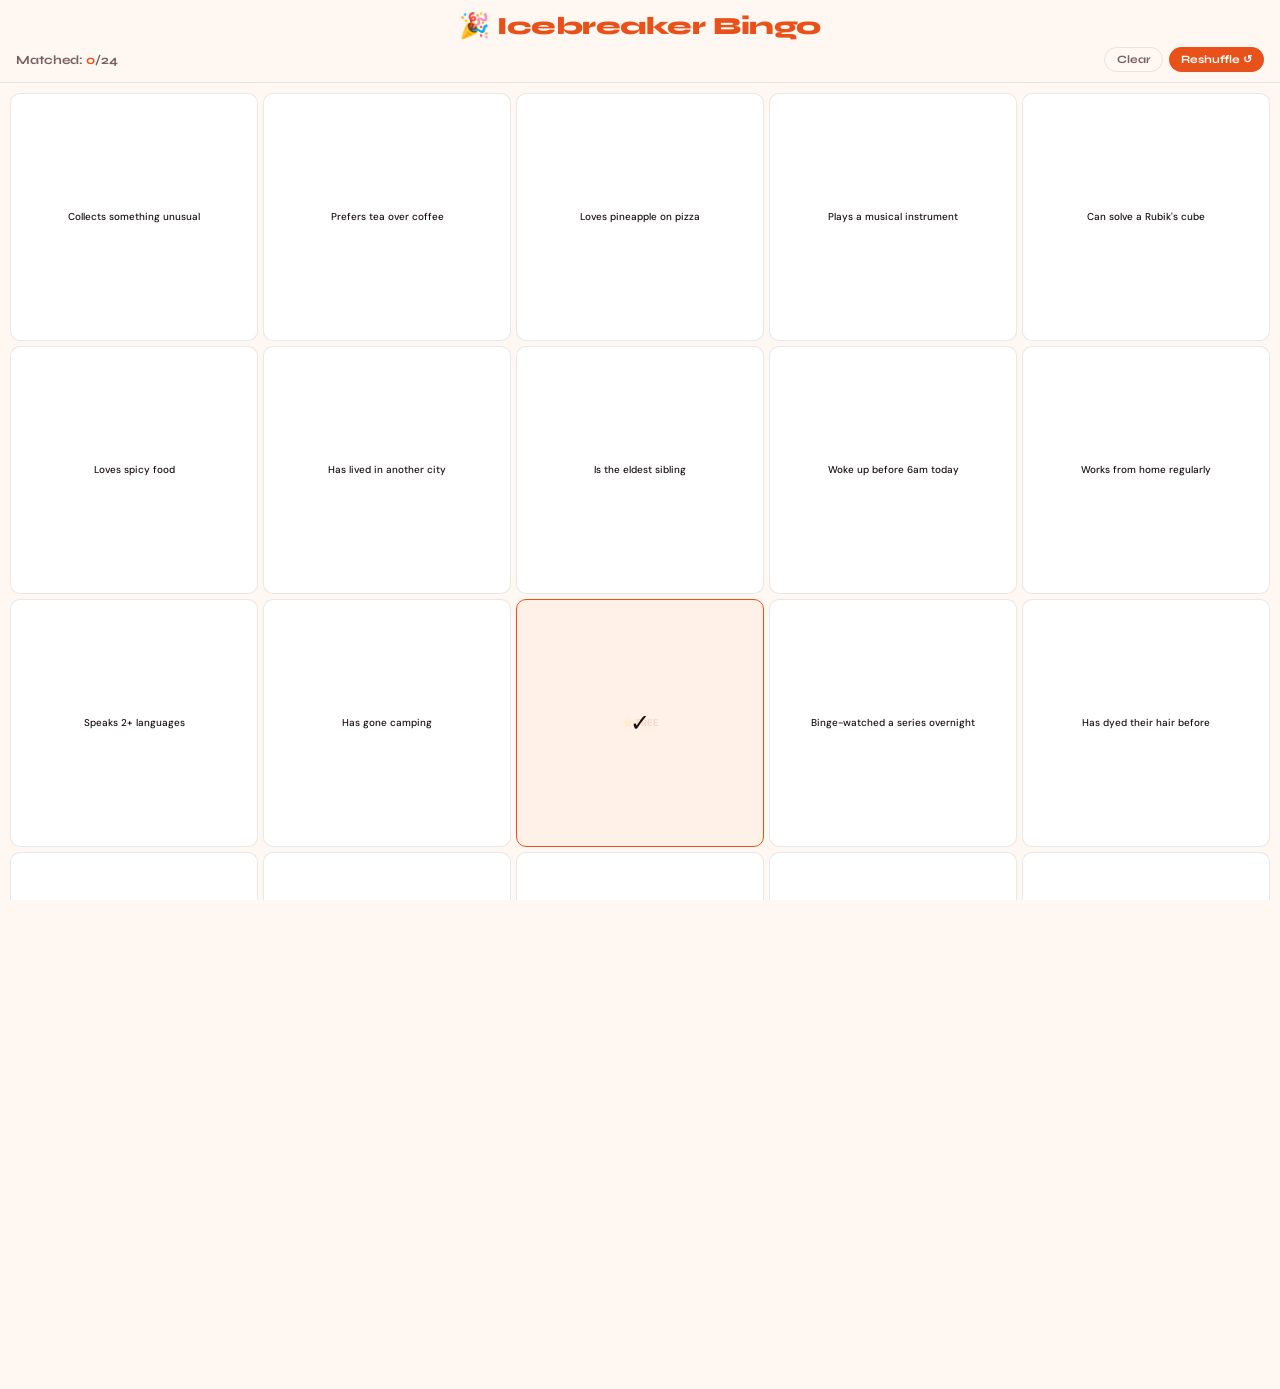
<file: bingo.html>
<!DOCTYPE html>
<html lang="en">
<head>
<meta charset="UTF-8">
<meta name="viewport" content="width=device-width, initial-scale=1.0, maximum-scale=1.0, user-scalable=no">
<title>Icebreaker Bingo</title>
<style>
  @import url('https://fonts.googleapis.com/css2?family=Syne:wght@700;800&family=DM+Sans:ital,wght@0,400;0,500;1,400&display=swap');

  *, *::before, *::after { box-sizing: border-box; margin: 0; padding: 0; -webkit-tap-highlight-color: transparent; }

  :root {
    --orange: #E8521A;
    --orange-dk: #B83E10;
    --orange-lt: #FDE8DC;
    --blue: #3B5BDB;
    --bg: #FFF7F2;
    --card: #FFFFFF;
    --text: #1A1010;
    --muted: #7A6060;
    --border: rgba(0,0,0,0.09);
    --radius: 10px;
  }

  html, body {
    height: 100%; width: 100%;
    font-family: 'DM Sans', sans-serif;
    background: var(--bg);
    color: var(--text);
    overflow-x: hidden;
  }

  /* ── Layout ── */
  .page { display: flex; flex-direction: column; min-height: 100dvh; padding: 0 0 env(safe-area-inset-bottom, 12px); }

  /* ── Header ── */
  .header {
    text-align: center;
    padding: 14px 16px 10px;
    background: var(--bg);
    position: sticky; top: 0; z-index: 10;
    border-bottom: 1px solid var(--border);
  }
  .header h1 {
    font-family: 'Syne', sans-serif;
    font-size: 1.55rem; font-weight: 800;
    color: var(--orange); letter-spacing: -0.02em; line-height: 1;
  }
  .header-sub {
    display: flex; justify-content: space-between; align-items: center;
    margin-top: 8px;
  }
  .count-badge {
    font-family: 'Syne', sans-serif; font-size: 0.78rem; font-weight: 700;
    color: var(--muted);
  }
  .count-badge span { color: var(--orange); }
  .top-btns { display: flex; gap: 6px; }
  .btn {
    font-family: 'Syne', sans-serif; font-size: 0.7rem; font-weight: 700;
    padding: 5px 12px; border-radius: 99px; border: none; cursor: pointer;
    transition: background 0.15s, transform 0.1s; -webkit-user-select: none;
    touch-action: manipulation;
  }
  .btn:active { transform: scale(0.94); }
  .btn-ghost { background: transparent; border: 1.5px solid var(--border); color: var(--muted); }
  .btn-ghost:active { background: #f0e8e4; }
  .btn-primary { background: var(--orange); color: #fff; }
  .btn-primary:active { background: var(--orange-dk); }

  /* ── Grid ── */
  .grid-wrap { flex: 1; padding: 10px 10px 6px; }
  .grid {
    display: grid;
    grid-template-columns: repeat(5, 1fr);
    gap: 5px;
    width: 100%;
  }

  .cell {
    aspect-ratio: 1;
    background: var(--card);
    border: 1.5px solid var(--border);
    border-radius: var(--radius);
    display: flex; align-items: center; justify-content: center;
    text-align: center;
    padding: 4px;
    cursor: pointer;
    position: relative; overflow: hidden;
    transition: border-color 0.15s, transform 0.1s;
    -webkit-user-select: none; user-select: none;
    touch-action: manipulation;
  }
  .cell:active:not(.free) { transform: scale(0.93); border-color: var(--orange); }
  .cell.free {
    background: var(--orange-lt);
    border-color: var(--orange);
    cursor: default;
  }
  .cell.marked {
    background: #FFF0E8;
    border-color: var(--orange);
  }
  .cell-text {
    font-size: clamp(0.48rem, 1.9vw, 0.62rem);
    font-weight: 500; line-height: 1.25;
    color: var(--text);
    transition: opacity 0.3s;
    z-index: 1; position: relative;
    word-break: break-word; hyphens: auto;
  }
  .cell.free .cell-text { color: var(--orange); font-weight: 700; font-size: clamp(0.48rem, 1.9vw, 0.6rem); }
  .cell.marked .cell-text { opacity: 0.15; }

  .stamp {
    position: absolute; inset: 0;
    display: flex; align-items: center; justify-content: center;
    opacity: 0; pointer-events: none; transition: opacity 0.3s; z-index: 2;
    padding: 4px;
  }
  .stamp-name {
    font-family: 'Syne', sans-serif;
    font-size: clamp(0.52rem, 2vw, 0.72rem);
    font-weight: 700;
    color: var(--orange);
    text-align: center;
    line-height: 1.2;
    word-break: break-word;
    hyphens: auto;
  }
  .stamp-check {
    font-size: clamp(1.1rem, 4.5vw, 1.5rem);
    line-height: 1;
  }
  .cell.marked .stamp { opacity: 1; }

  /* ── Win Banner ── */
  .win-banner {
    display: none; margin: 0 10px 8px;
    background: var(--orange); color: #fff; border-radius: 12px;
    padding: 12px 16px; text-align: center;
    animation: pop 0.4s cubic-bezier(.36,.07,.19,.97) both;
  }
  .win-banner.show { display: block; }
  .win-banner h2 { font-family: 'Syne', sans-serif; font-size: 1.3rem; font-weight: 800; }
  .win-banner p { font-size: 0.78rem; opacity: 0.88; margin-top: 3px; }

  @keyframes pop {
    0% { transform: scale(0.8); opacity: 0; }
    70% { transform: scale(1.05); }
    100% { transform: scale(1); opacity: 1; }
  }

  /* ── Admin link ── */
  .footer-link {
    text-align: center; padding: 10px 0 6px;
    font-size: 0.7rem; color: var(--muted);
  }
  .footer-link a { color: var(--muted); text-decoration: underline; opacity: 0.6; }

  /* ── Note dialog ── */
  .overlay {
    display: none; position: fixed; inset: 0; z-index: 200;
    background: rgba(0,0,0,0.5);
    align-items: flex-end; justify-content: center;
    padding-bottom: env(safe-area-inset-bottom, 0);
  }
  .overlay.open { display: flex; }

  .sheet {
    background: #fff; border-radius: 20px 20px 0 0;
    width: 100%; max-width: 480px;
    padding: 20px 20px 28px;
    animation: slide-up 0.25s cubic-bezier(.32,.72,0,1) both;
  }
  @keyframes slide-up {
    from { transform: translateY(100%); }
    to { transform: translateY(0); }
  }

  .sheet-handle {
    width: 36px; height: 4px; background: #ddd; border-radius: 99px;
    margin: 0 auto 16px;
  }
  .sheet h3 {
    font-family: 'Syne', sans-serif; font-size: 0.95rem; font-weight: 700;
    color: var(--orange); margin-bottom: 3px;
  }
  .sheet-phrase {
    font-size: 0.8rem; color: var(--muted); margin-bottom: 14px;
    font-style: italic; line-height: 1.4;
  }

  .note-input-wrap { position: relative; }
  .note-input {
    width: 100%; border: 1.5px solid var(--border); border-radius: 10px;
    padding: 11px 48px 11px 14px;
    font-family: 'DM Sans', sans-serif; font-size: 1rem;
    outline: none; color: var(--text); background: #fafafa;
    appearance: none; -webkit-appearance: none;
    maxlength: 15;
  }
  .note-input:focus { border-color: var(--orange); background: #fff; }
  .char-count {
    position: absolute; right: 14px; top: 50%; transform: translateY(-50%);
    font-size: 0.68rem; color: var(--muted); pointer-events: none;
  }
  .char-count.full { color: #E24B4A; }

  .sheet-actions { display: flex; gap: 8px; margin-top: 12px; }
  .sheet-actions .btn { flex: 1; padding: 12px; font-size: 0.8rem; border-radius: 12px; }

  /* ── Confetti ── */
  #confetti { position: fixed; inset: 0; pointer-events: none; z-index: 9999; width: 100%; height: 100%; }
</style>
</head>
<body>
<div class="page">

  <div class="header">
    <h1>🎉 Icebreaker Bingo</h1>
    <div class="header-sub">
      <div class="count-badge">Matched: <span id="count">0</span>/24</div>
      <div class="top-btns">
        <button class="btn btn-ghost" onclick="resetMarks()">Clear</button>
        <button class="btn btn-primary" onclick="reshuffleBoard()">Reshuffle ↺</button>
      </div>
    </div>
  </div>

  <div class="grid-wrap">
    <div class="grid" id="grid"></div>
  </div>

  <div class="win-banner" id="winBanner">
    <h2>🏆 BINGO!</h2>
    <p>Five in a row — you're an icebreaker legend!</p>
  </div>

  <div class="footer-link">
    <a href="admin.html">⚙ Customize phrases</a>
  </div>

</div>

<!-- Note bottom sheet -->
<div class="overlay" id="overlay" onclick="handleOverlayClick(event)">
  <div class="sheet" id="sheet">
    <div class="sheet-handle"></div>
    <h3>Who matches this?</h3>
    <div class="sheet-phrase" id="sheetPhrase"></div>
    <div class="note-input-wrap">
      <input
        class="note-input" id="noteInput"
        type="text" maxlength="15"
        placeholder="Name (optional)…"
        autocomplete="off" autocorrect="off" spellcheck="false"
        oninput="updateCharCount()"
        onkeydown="if(event.key==='Enter'){event.preventDefault();closeNote(true);}"
      >
      <span class="char-count" id="charCount">0/15</span>
    </div>
    <div class="sheet-actions">
      <button class="btn btn-ghost" onclick="closeNote(false)">Cancel</button>
      <button class="btn btn-primary" onclick="closeNote(true)">Mark it ✓</button>
    </div>
  </div>
</div>

<canvas id="confetti"></canvas>

<script>
const DEFAULT_PHRASES = [
  "Has traveled to 3+ countries",
  "Speaks 2+ languages",
  "Woke up before 6am today",
  "Loves pineapple on pizza",
  "Has a pet at home",
  "Plays a musical instrument",
  "Prefers tea over coffee",
  "Binge-watched a series overnight",
  "Has met a celebrity",
  "Loves spicy food",
  "Has run a 5K or more",
  "Works from home regularly",
  "Has a hidden talent",
  "Has lived in another city",
  "Is the eldest sibling",
  "Can cook a dish by memory",
  "Read a book this month",
  "Collects something unusual",
  "Has gone camping",
  "Learned something new this week",
  "Is afraid of heights",
  "Can solve a Rubik's cube",
  "Has dyed their hair before",
  "Loves karaoke"
];

function loadPhrases() {
  try {
    const stored = localStorage.getItem('bingo_phrases');
    if (stored) {
      const arr = JSON.parse(stored);
      if (Array.isArray(arr) && arr.length === 24) return arr;
    }
  } catch(e) {}
  return [...DEFAULT_PHRASES];
}

let phrases = loadPhrases();
let shuffled = [];
let marks = new Array(25).fill(false);
let notes = new Array(25).fill("");
let activeCell = null;

function seededShuffle(arr, seed) {
  let a = [...arr], s = seed;
  for (let i = a.length - 1; i > 0; i--) {
    s = (s * 1664525 + 1013904223) & 0xffffffff;
    const j = Math.abs(s) % (i + 1);
    [a[i], a[j]] = [a[j], a[i]];
  }
  return a;
}

function getSeed() {
  try {
    const params = new URLSearchParams(window.location.search);
    if (params.has('seed')) return parseInt(params.get('seed'));
    const s = Math.floor(Math.random() * 9999999);
    const url = new URL(window.location.href);
    url.searchParams.set('seed', s);
    history.replaceState({}, '', url);
    return s;
  } catch(e) {
    return Math.floor(Math.random() * 9999999);
  }
}

function buildBoard() {
  phrases = loadPhrases();
  const seed = getSeed();
  let pool = seededShuffle(phrases, seed);
  pool.splice(12, 0, null);
  shuffled = pool.slice(0, 25);
  marks = new Array(25).fill(false);
  notes = new Array(25).fill("");
  marks[12] = true;
  renderGrid();
  updateCount();
  document.getElementById('winBanner').classList.remove('show');
}

function reshuffleBoard() {
  try {
    const url = new URL(window.location.href);
    url.searchParams.set('seed', Math.floor(Math.random() * 9999999));
    history.replaceState({}, '', url);
  } catch(e) {}
  buildBoard();
}

function renderGrid() {
  const grid = document.getElementById('grid');
  grid.innerHTML = '';
  shuffled.forEach((phrase, i) => {
    const cell = document.createElement('div');
    const isFree = i === 12;
    cell.className = 'cell' + (isFree ? ' free' : '') + (marks[i] ? ' marked' : '');
    const label = isFree ? '⭐ FREE' : (phrase || '');
    const note = notes[i] || '';
    const stampContent = note
      ? `<span class="stamp-name">${escHtml(note)}</span>`
      : `<span class="stamp-check">✓</span>`;
    cell.innerHTML = `<div class="cell-text">${label}</div><div class="stamp">${stampContent}</div>`;
    if (!isFree) cell.addEventListener('click', () => openNote(i));
    grid.appendChild(cell);
  });
}

function escHtml(s) {
  return s.replace(/&/g,'&amp;').replace(/</g,'&lt;').replace(/>/g,'&gt;').replace(/"/g,'&quot;');
}

function openNote(i) {
  if (marks[i]) {
    marks[i] = false; notes[i] = '';
    renderGrid(); updateCount(); checkWin(); return;
  }
  activeCell = i;
  document.getElementById('sheetPhrase').textContent = shuffled[i] || '';
  document.getElementById('noteInput').value = notes[i] || '';
  updateCharCount();
  document.getElementById('overlay').classList.add('open');
  setTimeout(() => document.getElementById('noteInput').focus(), 80);
}

function closeNote(confirm) {
  if (confirm && activeCell !== null) {
    marks[activeCell] = true;
    notes[activeCell] = document.getElementById('noteInput').value.slice(0, 15);
    renderGrid(); updateCount(); checkWin();
  }
  document.getElementById('overlay').classList.remove('open');
  activeCell = null;
}

function handleOverlayClick(e) {
  if (e.target === document.getElementById('overlay')) closeNote(false);
}

function updateCharCount() {
  const v = document.getElementById('noteInput').value.length;
  const el = document.getElementById('charCount');
  el.textContent = v + '/15';
  el.className = 'char-count' + (v >= 15 ? ' full' : '');
}

function resetMarks() {
  marks = new Array(25).fill(false);
  notes = new Array(25).fill(""); marks[12] = true;
  renderGrid(); updateCount();
  document.getElementById('winBanner').classList.remove('show');
}

function updateCount() {
  document.getElementById('count').textContent = Math.max(0, marks.filter(Boolean).length - 1);
}

const LINES = [
  [0,1,2,3,4],[5,6,7,8,9],[10,11,12,13,14],[15,16,17,18,19],[20,21,22,23,24],
  [0,5,10,15,20],[1,6,11,16,21],[2,7,12,17,22],[3,8,13,18,23],[4,9,14,19,24],
  [0,6,12,18,24],[4,8,12,16,20]
];

function checkWin() {
  if (LINES.some(line => line.every(i => marks[i]))) {
    document.getElementById('winBanner').classList.add('show');
    launchConfetti();
  }
}

function launchConfetti() {
  const canvas = document.getElementById('confetti');
  const ctx = canvas.getContext('2d');
  canvas.width = window.innerWidth; canvas.height = window.innerHeight;
  const cols = ['#E8521A','#3B5BDB','#FFD43B','#40C057','#F783AC','#FF6B6B'];
  const pieces = Array.from({length: 90}, () => ({
    x: Math.random() * canvas.width, y: -20 - Math.random() * canvas.height * 0.3,
    r: Math.random() * 6 + 3, d: Math.random() * 80,
    color: cols[Math.floor(Math.random() * cols.length)],
    tilt: 0, tiltAngle: 0, tiltSpeed: Math.random() * 0.08 + 0.04
  }));
  let angle = 0, frame = 0;
  function draw() {
    ctx.clearRect(0, 0, canvas.width, canvas.height);
    angle += 0.01;
    pieces.forEach(p => {
      p.tiltAngle += p.tiltSpeed;
      p.y += Math.cos(angle + p.d) + 2.5;
      p.x += Math.sin(angle);
      p.tilt = Math.sin(p.tiltAngle) * 10;
      ctx.beginPath(); ctx.lineWidth = p.r / 2; ctx.strokeStyle = p.color;
      ctx.moveTo(p.x + p.tilt + p.r/4, p.y);
      ctx.lineTo(p.x + p.tilt, p.y + p.tilt + p.r/4);
      ctx.stroke();
    });
    if (++frame < 200) requestAnimationFrame(draw);
    else ctx.clearRect(0, 0, canvas.width, canvas.height);
  }
  draw();
}

buildBoard();
</script>
</body>
</html>
</file>
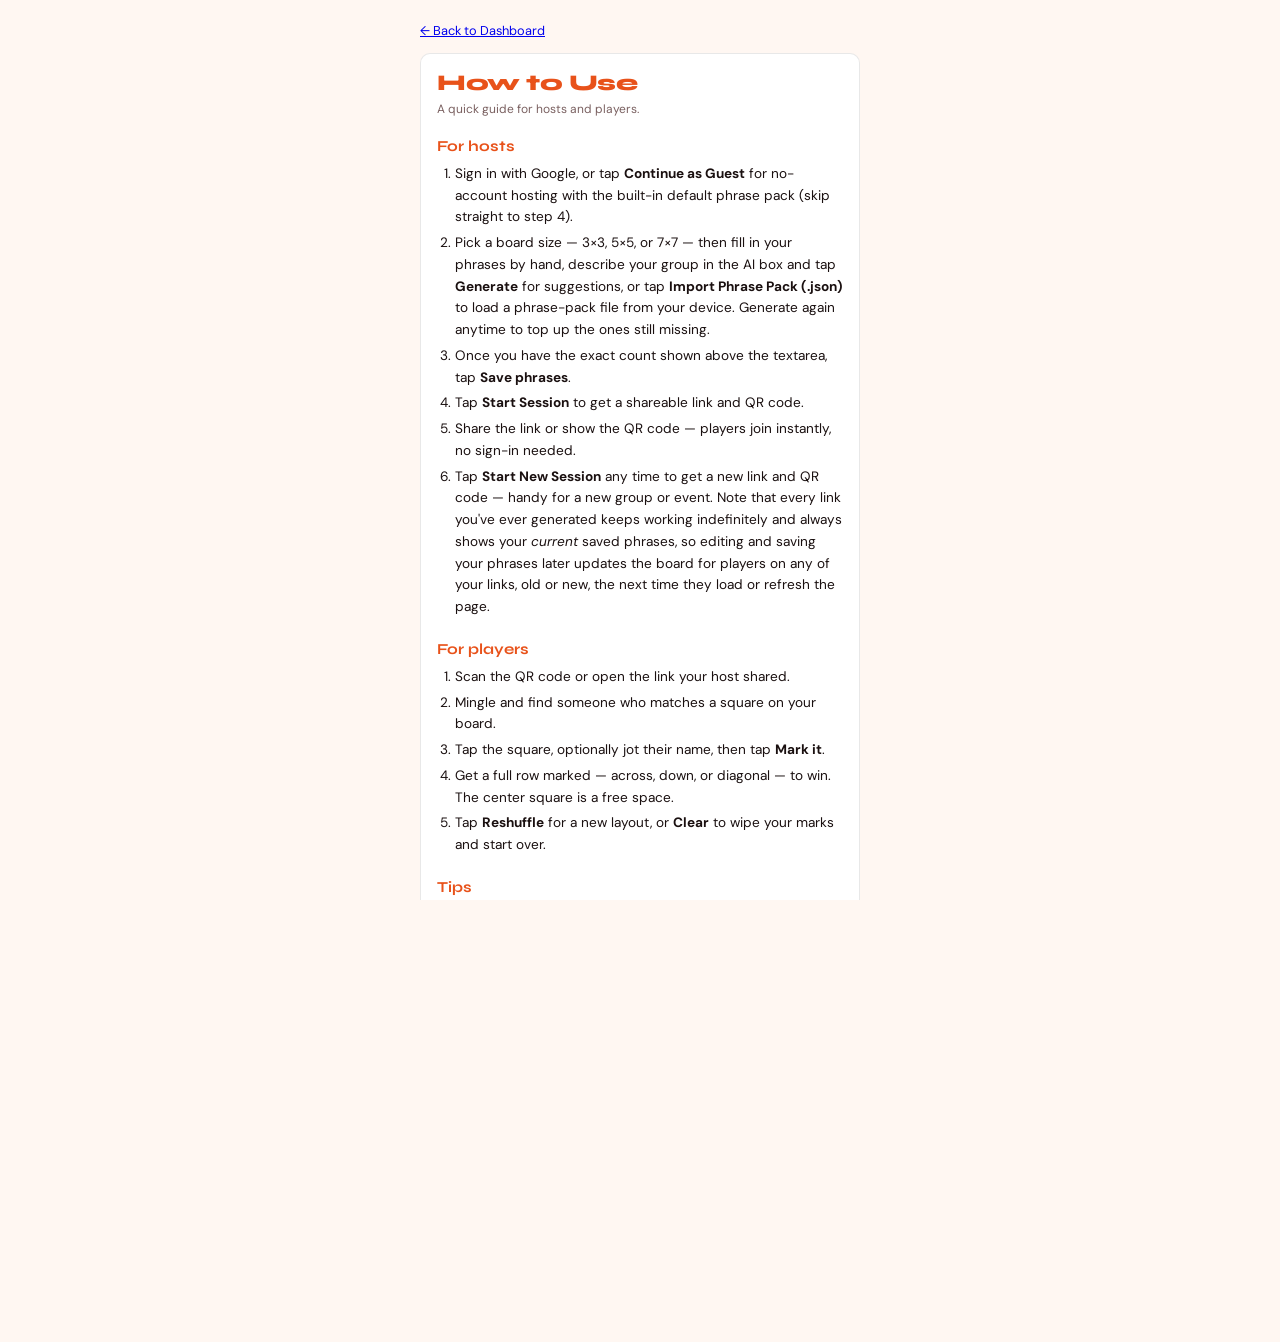
<file: how-to-use.html>
<!DOCTYPE html>
<html lang="en">
<head>
<meta charset="UTF-8">
<meta name="viewport" content="width=device-width, initial-scale=1.0, maximum-scale=1.0, user-scalable=no">
<title>How to Use — Icebreaker Bingo</title>
<link rel="stylesheet" href="style.css">
<style>
  .page { padding-left: 20px; padding-right: 20px; padding-top: 22px; }
  .policy-card { max-width: 100%; }
  .policy-card h1 {
    font-family: 'Syne', sans-serif; font-size: 1.4rem; font-weight: 800;
    color: var(--orange); letter-spacing: -0.02em; line-height: 1.15;
    margin-bottom: 4px;
  }
  .policy-card .updated { font-size: 0.75rem; color: var(--muted); margin-bottom: 18px; }
  .policy-card h2 {
    font-family: 'Syne', sans-serif; font-size: 0.95rem; font-weight: 700;
    color: var(--orange); margin-top: 22px; margin-bottom: 8px;
  }
  .policy-card h2:first-of-type { margin-top: 0; }
  .policy-card p, .policy-card li {
    font-size: 0.85rem; color: var(--text); line-height: 1.6;
  }
  .policy-card p { margin-bottom: 10px; }
  .policy-card ul, .policy-card ol { margin: 0 0 10px 18px; }
  .policy-card li { margin-bottom: 4px; }
  .policy-card a { color: var(--blue); }
  .back-link { display: block; margin-bottom: 14px; font-size: 0.8rem; }
</style>
</head>
<body>

<div class="page">
  <a href="dashboard.html" class="back-link">← Back to Dashboard</a>
  <div class="card policy-card">
    <h1>How to Use</h1>
    <p class="updated">A quick guide for hosts and players.</p>

    <h2>For hosts</h2>
    <ol>
      <li>Sign in with Google, or tap <strong>Continue as Guest</strong> for no-account hosting
        with the built-in default phrase pack (skip straight to step 4).</li>
      <li>Pick a board size — 3×3, 5×5, or 7×7 — then fill in your phrases by hand,
        describe your group in the AI box and tap <strong>Generate</strong> for suggestions, or
        tap <strong>Import Phrase Pack (.json)</strong> to load a phrase-pack file from your
        device. Generate again anytime to top up the ones still missing.</li>
      <li>Once you have the exact count shown above the textarea, tap <strong>Save phrases</strong>.</li>
      <li>Tap <strong>Start Session</strong> to get a shareable link and QR code.</li>
      <li>Share the link or show the QR code — players join instantly, no sign-in needed.</li>
      <li>Tap <strong>Start New Session</strong> any time to get a new link and QR code —
        handy for a new group or event. Note that every link you've ever generated keeps
        working indefinitely and always shows your <em>current</em> saved phrases, so editing
        and saving your phrases later updates the board for players on any of your links,
        old or new, the next time they load or refresh the page.</li>
    </ol>

    <h2>For players</h2>
    <ol>
      <li>Scan the QR code or open the link your host shared.</li>
      <li>Mingle and find someone who matches a square on your board.</li>
      <li>Tap the square, optionally jot their name, then tap <strong>Mark it</strong>.</li>
      <li>Get a full row marked — across, down, or diagonal — to win. The center
        square is a free space.</li>
      <li>Tap <strong>Reshuffle</strong> for a new layout, or <strong>Clear</strong> to wipe
        your marks and start over.</li>
    </ol>

    <h2>Tips</h2>
    <ul>
      <li>You need an exact phrase count to save — one less than board size squared (8 for
        3×3, 24 for 5×5, 48 for 7×7). The counter above the textarea shows how many you
        currently have.</li>
      <li>AI generation skips phrases you've already got, so you can top up a partial list
        instead of starting from scratch.</li>
      <li>Importing a file with fewer phrases than your board needs works too — the counter
        and Save button just won't let you save until you've topped it up to the exact count.</li>
      <li>Phrase packs can be downloaded from the project's
        <a href="https://github.com/ginnoyong/icebreakerbingo/tree/main/phrase-packs" target="_blank" rel="noopener">phrase-packs folder on GitHub</a>
        and imported into your dashboard.</li>
      <li>Tap <strong>Export Phrase Pack (.json)</strong> to save whatever's in your textarea as
        a file — handy for backing up your phrases, sharing them with another host, or picking up
        a work-in-progress list later via Import.</li>
      <li>Each player's reshuffle only changes their own board — everyone can play
        independently from the same link.</li>
    </ul>
  </div>
</div>

</body>
</html>
</file>
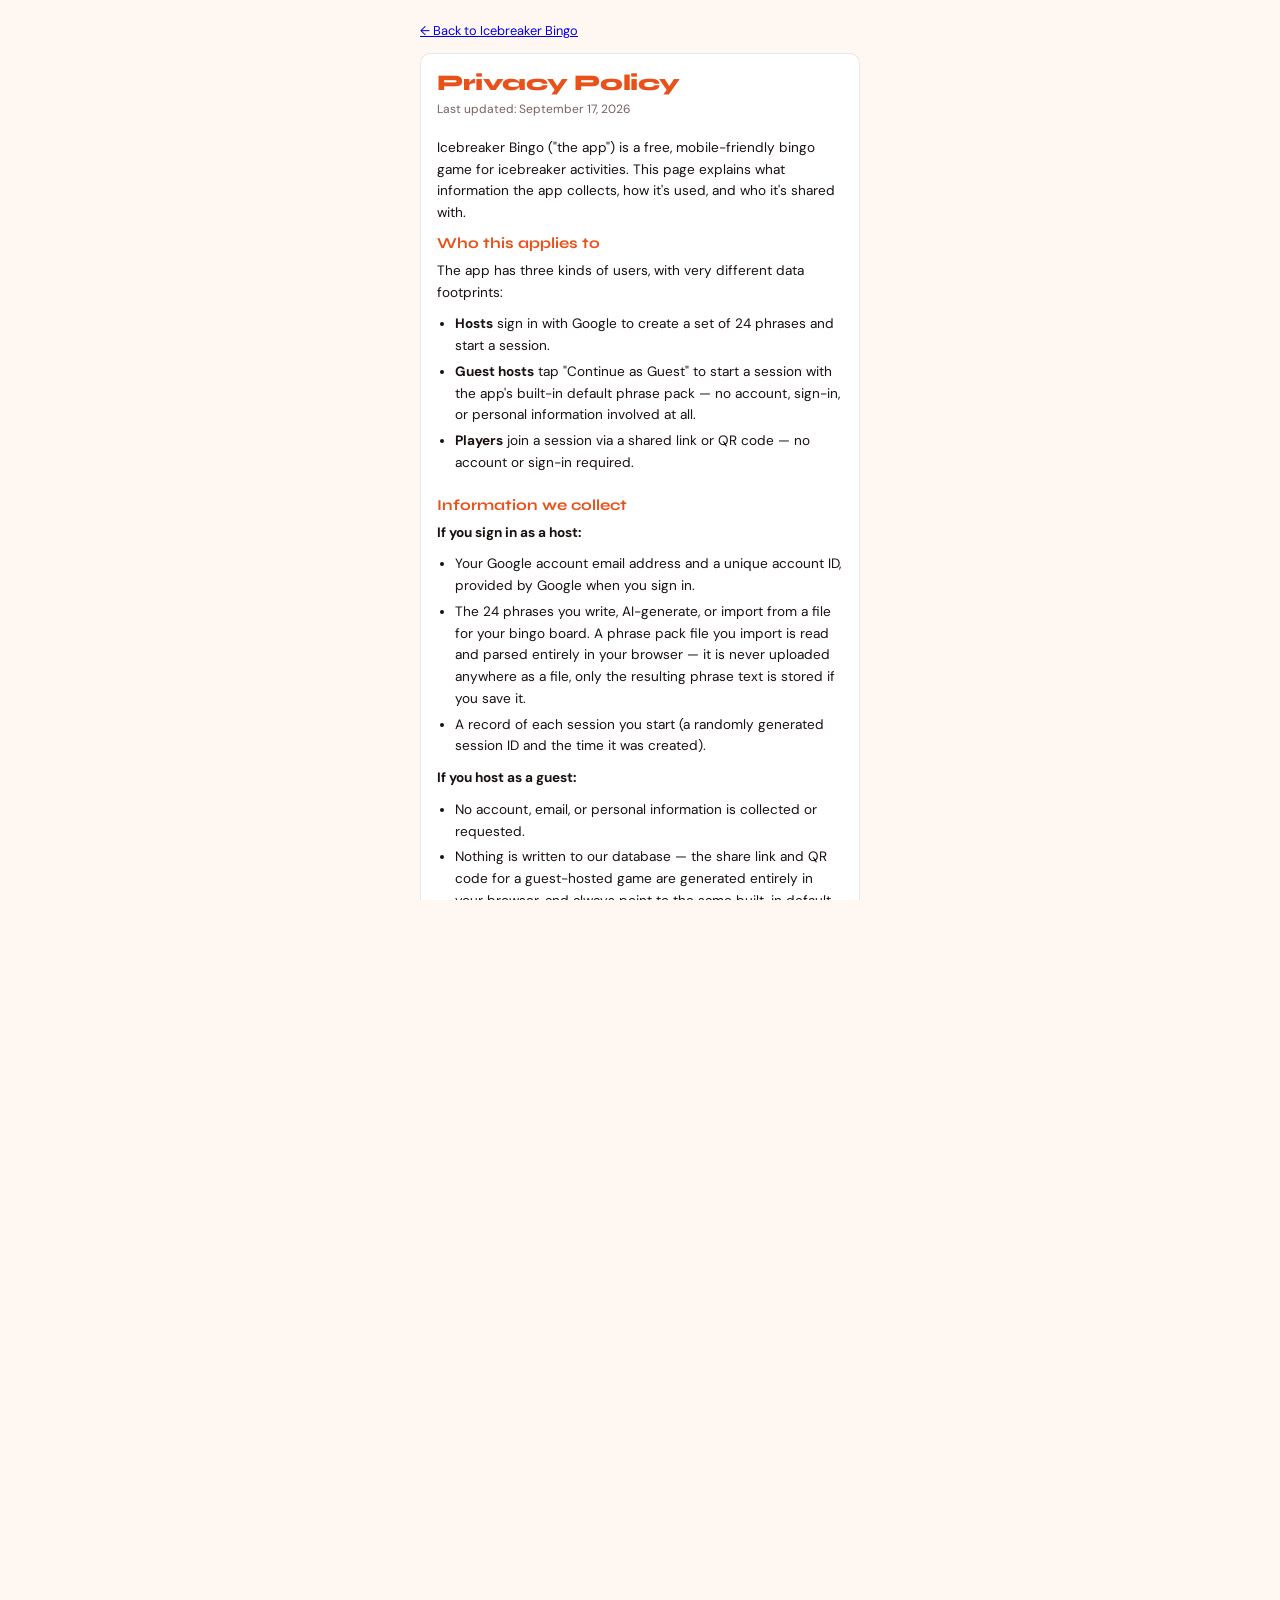
<file: privacy.html>
<!DOCTYPE html>
<html lang="en">
<head>
<meta charset="UTF-8">
<meta name="viewport" content="width=device-width, initial-scale=1.0, maximum-scale=1.0, user-scalable=no">
<title>Privacy Policy — Icebreaker Bingo</title>
<link rel="stylesheet" href="style.css">
<style>
  .page { padding-left: 20px; padding-right: 20px; padding-top: 22px; }
  .policy-card { max-width: 100%; }
  .policy-card h1 {
    font-family: 'Syne', sans-serif; font-size: 1.4rem; font-weight: 800;
    color: var(--orange); letter-spacing: -0.02em; line-height: 1.15;
    margin-bottom: 4px;
  }
  .policy-card .updated { font-size: 0.75rem; color: var(--muted); margin-bottom: 18px; }
  .policy-card h2 {
    font-family: 'Syne', sans-serif; font-size: 0.95rem; font-weight: 700;
    color: var(--orange); margin-top: 22px; margin-bottom: 8px;
  }
  .policy-card h2:first-of-type { margin-top: 0; }
  .policy-card p, .policy-card li {
    font-size: 0.85rem; color: var(--text); line-height: 1.6;
  }
  .policy-card p { margin-bottom: 10px; }
  .policy-card ul { margin: 0 0 10px 18px; }
  .policy-card li { margin-bottom: 4px; }
  .policy-card a { color: var(--blue); }
  .policy-card strong { font-weight: 700; }
  .back-link { display: block; margin-bottom: 14px; font-size: 0.8rem; }
</style>
</head>
<body>

<div class="page">
  <a href="index.html" class="back-link">← Back to Icebreaker Bingo</a>
  <div class="card policy-card">
    <h1>Privacy Policy</h1>
    <p class="updated">Last updated: September 17, 2026</p>

    <p>
      Icebreaker Bingo ("the app") is a free, mobile-friendly bingo game for icebreaker activities.
      This page explains what information the app collects, how it's used, and who it's shared with.
    </p>

    <h2>Who this applies to</h2>
    <p>The app has three kinds of users, with very different data footprints:</p>
    <ul>
      <li><strong>Hosts</strong> sign in with Google to create a set of 24 phrases and start a session.</li>
      <li><strong>Guest hosts</strong> tap "Continue as Guest" to start a session with the app's
        built-in default phrase pack — no account, sign-in, or personal information involved at all.</li>
      <li><strong>Players</strong> join a session via a shared link or QR code — no account or sign-in required.</li>
    </ul>

    <h2>Information we collect</h2>
    <p><strong>If you sign in as a host:</strong></p>
    <ul>
      <li>Your Google account email address and a unique account ID, provided by Google when you sign in.</li>
      <li>The 24 phrases you write, AI-generate, or import from a file for your bingo board. A phrase
        pack file you import is read and parsed entirely in your browser — it is never uploaded
        anywhere as a file, only the resulting phrase text is stored if you save it.</li>
      <li>A record of each session you start (a randomly generated session ID and the time it was created).</li>
    </ul>
    <p><strong>If you host as a guest:</strong></p>
    <ul>
      <li>No account, email, or personal information is collected or requested.</li>
      <li>Nothing is written to our database — the share link and QR code for a guest-hosted game are
        generated entirely in your browser, and always point to the same built-in default phrase pack.</li>
    </ul>
    <p><strong>If you join a game as a player:</strong></p>
    <ul>
      <li>No account, email, or personal information is collected or requested.</li>
      <li>Names you jot down on your board while playing (e.g. who matched a square) stay in your
        browser's memory for that game only. They are never sent to or stored on any server, and are
        lost when you close or reload the page.</li>
    </ul>
    <p>
      We do not use cookies or trackers for advertising or analytics. The app doesn't run any
      analytics scripts.
    </p>

    <h2>How we use this information</h2>
    <ul>
      <li>Your Google sign-in identifies your host account so your phrases and sessions are kept separate from other hosts'.</li>
      <li>Your phrases are read (without requiring sign-in) by anyone who opens one of your session links, so their board can be built.</li>
      <li>Your email is shown back to you on your own dashboard so you can confirm which account you're signed into.</li>
    </ul>
    <p>We do not sell, rent, or use your information for advertising.</p>

    <h2>Where your information is stored</h2>
    <p>
      Host account data (email, account ID, phrases, and sessions) is stored in a
      <a href="https://supabase.com" target="_blank" rel="noopener">Supabase</a> database with
      row-level security, so a host can only read and write their own phrases and sessions.
      Guest-hosted games never reach this database at all — there's no guest account or row to
      store. The app itself is static and hosted on <a href="https://pages.github.com" target="_blank" rel="noopener">GitHub Pages</a>.
    </p>

    <h2>Third-party services</h2>
    <p>The app relies on the following third-party services, each with their own privacy policy:</p>
    <ul>
      <li><strong>Google Sign-In</strong> — used to authenticate hosts. Google's handling of your data is covered by <a href="https://policies.google.com/privacy" target="_blank" rel="noopener">Google's Privacy Policy</a>.</li>
      <li><strong>Supabase</strong> — hosts the database and manages authentication sessions. See <a href="https://supabase.com/privacy" target="_blank" rel="noopener">Supabase's Privacy Policy</a>.</li>
      <li><strong>GitHub Pages</strong> — serves the app's static files. See <a href="https://docs.github.com/en/site-policy/privacy-policies/github-general-privacy-statement" target="_blank" rel="noopener">GitHub's Privacy Statement</a>.</li>
      <li><strong>jsDelivr</strong> — a CDN used to load JavaScript libraries (Supabase's client library and a QR code generator).</li>
      <li><strong>Google Fonts</strong> — used to load the app's typefaces.</li>
    </ul>

    <h2>Data retention & deletion</h2>
    <p>
      Your phrases and session records are kept until you delete them or ask us to. Since the app
      doesn't currently have a self-service "delete my account" option, you can request deletion of
      your host data at any time — see Contact below.
    </p>

    <h2>Children's privacy</h2>
    <p>
      The app is intended for general audiences, including use in classrooms and youth groups.
      Players never provide any personal information, and guest hosting involves no sign-in or
      personal information either. Signing in as a host with a Google account is not intended for
      children without appropriate supervision or consent under applicable law.
    </p>

    <h2>Changes to this policy</h2>
    <p>
      If this policy changes, the "Last updated" date at the top of this page will be revised.
      Continued use of the app after a change means you accept the updated policy.
    </p>

    <h2>Contact</h2>
    <p>
      Questions about this policy, or requests to access or delete your data, can be raised via
      this form:
      <a href="https://forms.gle/ensetAvBYwgijehcA" target="_blank" rel="noopener">forms.gle/ensetAvBYwgijehcA</a>.
    </p>
  </div>
</div>

</body>
</html>
</file>
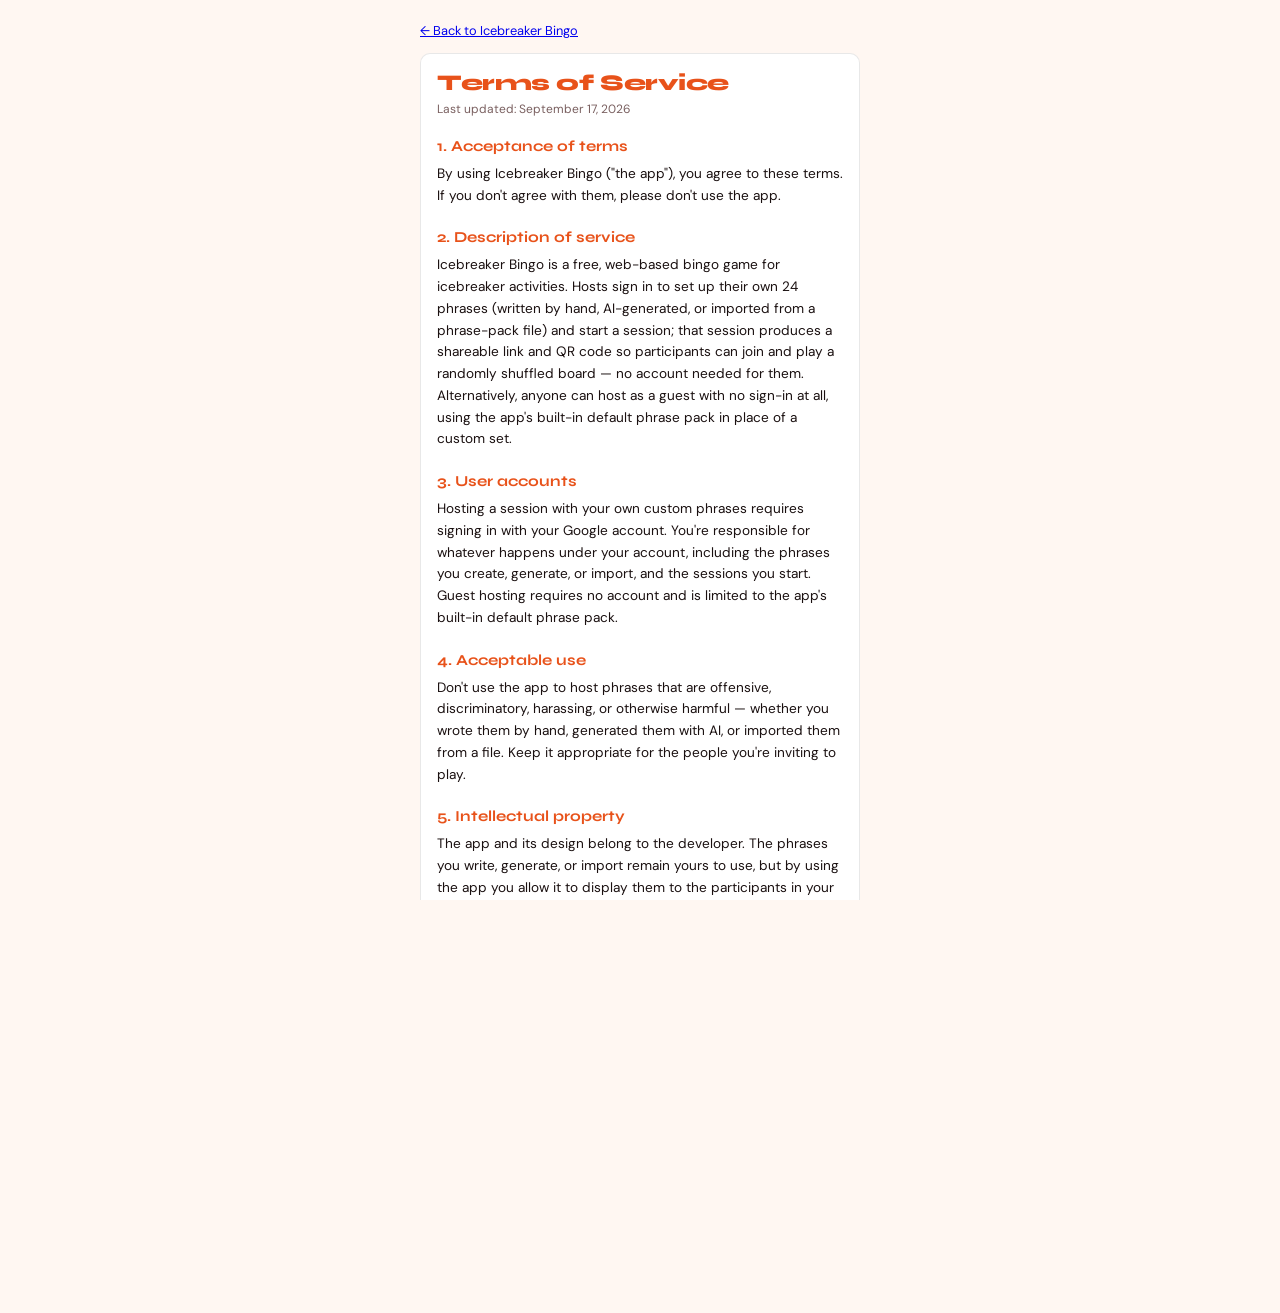
<file: terms.html>
<!DOCTYPE html>
<html lang="en">
<head>
<meta charset="UTF-8">
<meta name="viewport" content="width=device-width, initial-scale=1.0, maximum-scale=1.0, user-scalable=no">
<title>Terms of Service — Icebreaker Bingo</title>
<link rel="stylesheet" href="style.css">
<style>
  .page { padding-left: 20px; padding-right: 20px; padding-top: 22px; }
  .policy-card { max-width: 100%; }
  .policy-card h1 {
    font-family: 'Syne', sans-serif; font-size: 1.4rem; font-weight: 800;
    color: var(--orange); letter-spacing: -0.02em; line-height: 1.15;
    margin-bottom: 4px;
  }
  .policy-card .updated { font-size: 0.75rem; color: var(--muted); margin-bottom: 18px; }
  .policy-card h2 {
    font-family: 'Syne', sans-serif; font-size: 0.95rem; font-weight: 700;
    color: var(--orange); margin-top: 22px; margin-bottom: 8px;
  }
  .policy-card h2:first-of-type { margin-top: 0; }
  .policy-card p, .policy-card li {
    font-size: 0.85rem; color: var(--text); line-height: 1.6;
  }
  .policy-card p { margin-bottom: 10px; }
  .policy-card ul { margin: 0 0 10px 18px; }
  .policy-card li { margin-bottom: 4px; }
  .policy-card a { color: var(--blue); }
  .back-link { display: block; margin-bottom: 14px; font-size: 0.8rem; }
</style>
</head>
<body>

<div class="page">
  <a href="index.html" class="back-link">← Back to Icebreaker Bingo</a>
  <div class="card policy-card">
    <h1>Terms of Service</h1>
    <p class="updated">Last updated: September 17, 2026</p>

    <h2>1. Acceptance of terms</h2>
    <p>
      By using Icebreaker Bingo ("the app"), you agree to these terms. If you don't agree with them,
      please don't use the app.
    </p>

    <h2>2. Description of service</h2>
    <p>
      Icebreaker Bingo is a free, web-based bingo game for icebreaker activities. Hosts sign in to
      set up their own 24 phrases (written by hand, AI-generated, or imported from a phrase-pack
      file) and start a session; that session produces a shareable link and QR code so participants
      can join and play a randomly shuffled board — no account needed for them. Alternatively,
      anyone can host as a guest with no sign-in at all, using the app's built-in default phrase
      pack in place of a custom set.
    </p>

    <h2>3. User accounts</h2>
    <p>
      Hosting a session with your own custom phrases requires signing in with your Google account.
      You're responsible for whatever happens under your account, including the phrases you create,
      generate, or import, and the sessions you start. Guest hosting requires no account and is
      limited to the app's built-in default phrase pack.
    </p>

    <h2>4. Acceptable use</h2>
    <p>
      Don't use the app to host phrases that are offensive, discriminatory, harassing, or otherwise
      harmful — whether you wrote them by hand, generated them with AI, or imported them from a
      file. Keep it appropriate for the people you're inviting to play.
    </p>

    <h2>5. Intellectual property</h2>
    <p>
      The app and its design belong to the developer. The phrases you write, generate, or import
      remain yours to use, but by using the app you allow it to display them to the participants in
      your sessions.
    </p>

    <h2>6. Disclaimer</h2>
    <p>
      The app is provided "as is," with no guarantees of uptime, availability, or that it will be
      free of bugs or interruptions.
    </p>

    <h2>7. Limitation of liability</h2>
    <p>
      The developer is not liable for any damages arising from your use of, or inability to use,
      the app.
    </p>

    <h2>8. Changes to these terms</h2>
    <p>
      These terms may be updated at any time. Continuing to use the app after a change means you
      accept the updated terms.
    </p>

    <h2>9. Contact</h2>
    <p>
      Questions about these terms can be raised via this form:
      <a href="https://forms.gle/ensetAvBYwgijehcA" target="_blank" rel="noopener">forms.gle/ensetAvBYwgijehcA</a>.
    </p>
  </div>
</div>

</body>
</html>
</file>
<file: style.css>
/* Shared visual foundation — loaded by index.html, auth.html, dashboard.html, game.html.
   Page-specific rules live in each page's own <style> block, using these tokens/classes. */

@import url('https://fonts.googleapis.com/css2?family=Syne:wght@700;800&family=DM+Sans:ital,wght@0,400;0,500;1,400&display=swap');

*, *::before, *::after { box-sizing: border-box; margin: 0; padding: 0; -webkit-tap-highlight-color: transparent; }

:root {
  --orange: #E8521A;
  --orange-dk: #B83E10;
  --orange-lt: #FDE8DC;
  --blue: #3B5BDB;
  --bg: #FFF7F2;
  --card: #FFFFFF;
  --text: #1A1010;
  --muted: #7A6060;
  --border: rgba(0,0,0,0.09);
  --radius: 10px;
}

html, body {
  height: 100%; width: 100%;
  font-family: 'DM Sans', sans-serif;
  background: var(--bg);
  color: var(--text);
  overflow-x: hidden;
}

/* ── Layout ── */
.page {
  display: flex; flex-direction: column;
  min-height: 100dvh;
  max-width: 480px; margin: 0 auto;
  padding: 0 0 env(safe-area-inset-bottom, 12px);
}

/* ── Header ── */
.header {
  text-align: center;
  padding: 14px 16px 10px;
  background: var(--bg);
  position: sticky; top: 0; z-index: 10;
  border-bottom: 1px solid var(--border);
}
.header h1 {
  font-family: 'Syne', sans-serif;
  font-size: 1.55rem; font-weight: 800;
  color: var(--orange); letter-spacing: -0.02em; line-height: 1;
}
.header p { font-size: 0.75rem; color: var(--muted); margin-top: 3px; }
.header-sub {
  display: flex; justify-content: space-between; align-items: center;
  margin-top: 8px;
}

/* ── Buttons ── */
.btn {
  font-family: 'Syne', sans-serif; font-size: 0.7rem; font-weight: 700;
  padding: 5px 12px; border-radius: 99px; border: none; cursor: pointer;
  transition: background 0.15s, transform 0.1s; -webkit-user-select: none;
  touch-action: manipulation;
}
.btn:active { transform: scale(0.94); }
.btn-ghost { background: transparent; border: 1.5px solid var(--border); color: var(--muted); }
.btn-ghost:active { background: #f0e8e4; }
.btn-primary { background: var(--orange); color: #fff; }
.btn-primary:active { background: var(--orange-dk); }
.btn-primary:disabled, .btn-large:disabled { background: #ccc; cursor: not-allowed; transform: none; }

.btn-large {
  font-family: 'Syne', sans-serif; font-size: 0.9rem; font-weight: 800;
  padding: 14px; border-radius: 12px; border: none; cursor: pointer; width: 100%;
  background: var(--orange); color: #fff; touch-action: manipulation;
  transition: background 0.15s, transform 0.1s;
}
.btn-large:active { background: var(--orange-dk); transform: scale(0.98); }

/* Google sign-in button */
.btn-google {
  display: flex; align-items: center; justify-content: center; gap: 10px;
  width: 100%; padding: 13px; border-radius: 12px; border: 1.5px solid var(--border);
  background: #fff; color: var(--text); cursor: pointer;
  font-family: 'DM Sans', sans-serif; font-size: 0.92rem; font-weight: 500;
  touch-action: manipulation; transition: background 0.15s, transform 0.1s;
}
.btn-google:active { background: #f5f0ee; transform: scale(0.98); }
.btn-google img { width: 20px; height: 20px; }

/* ── Cards ── */
.card {
  background: var(--card); border: 1.5px solid var(--border); border-radius: var(--radius);
  padding: 16px;
}

/* ── Bottom sheet / overlay (dialogs) ── */
.overlay {
  display: none; position: fixed; inset: 0; z-index: 200;
  background: rgba(0,0,0,0.5);
  align-items: flex-end; justify-content: center;
  padding-bottom: env(safe-area-inset-bottom, 0);
}
.overlay.open { display: flex; }

.sheet {
  background: #fff; border-radius: 20px 20px 0 0;
  width: 100%; max-width: 480px;
  padding: 20px 20px 28px;
  animation: slide-up 0.25s cubic-bezier(.32,.72,0,1) both;
}
@keyframes slide-up {
  from { transform: translateY(100%); }
  to { transform: translateY(0); }
}
.sheet-handle {
  width: 36px; height: 4px; background: #ddd; border-radius: 99px;
  margin: 0 auto 16px;
}
.sheet h3 {
  font-family: 'Syne', sans-serif; font-size: 0.95rem; font-weight: 700;
  color: var(--orange); margin-bottom: 3px;
}
.sheet p.sub {
  font-size: 0.8rem; color: var(--muted); margin-bottom: 14px;
  line-height: 1.4;
}
.sheet-actions { display: flex; gap: 8px; margin-top: 12px; }
.sheet-actions .btn { flex: 1; padding: 12px; font-size: 0.8rem; border-radius: 12px; }

/* Full-screen overlay variant (used for QR code display) */
.full-overlay {
  display: none; position: fixed; inset: 0; z-index: 300;
  background: rgba(0,0,0,0.92);
  flex-direction: column; align-items: center; justify-content: center;
  padding: 24px;
}
.full-overlay.open { display: flex; }
.full-overlay-close {
  position: absolute; top: 20px; right: 20px;
  width: 40px; height: 40px; border-radius: 50%;
  background: rgba(255,255,255,0.15); border: none;
  color: #fff; font-size: 1.2rem; cursor: pointer;
  display: flex; align-items: center; justify-content: center;
  touch-action: manipulation;
}

/* ── Toast ── */
.toast {
  position: fixed; bottom: 80px; left: 50%; transform: translateX(-50%) translateY(20px);
  background: #1A1010; color: #fff; border-radius: 99px; padding: 10px 22px;
  font-size: 0.82rem; font-weight: 500;
  transition: transform 0.28s cubic-bezier(.32,.72,0,1), opacity 0.28s;
  opacity: 0; white-space: nowrap; z-index: 999; pointer-events: none;
  max-width: 90vw; text-align: center; white-space: normal;
}
.toast.show { transform: translateX(-50%) translateY(0); opacity: 1; }

/* ── Spinner ── */
.spinner {
  width: 28px; height: 28px; border-radius: 50%;
  border: 3px solid var(--orange-lt); border-top-color: var(--orange);
  animation: spin 0.7s linear infinite;
}
@keyframes spin { to { transform: rotate(360deg); } }

/* ── Footer link ── */
.footer-link {
  text-align: center; padding: 10px 0 6px;
  font-size: 0.7rem; color: var(--muted);
}
.footer-link a { color: var(--muted); text-decoration: underline; opacity: 0.6; }

/* ── App title "g" figure-ground reversal ── */
.title-g {
  color: #FFF7F2;
  background: #E8521A;
  border-radius: 6px;
  padding: 0 6px 3px;
  display: inline;
  -webkit-box-decoration-break: clone;
  box-decoration-break: clone;
}
</file>
